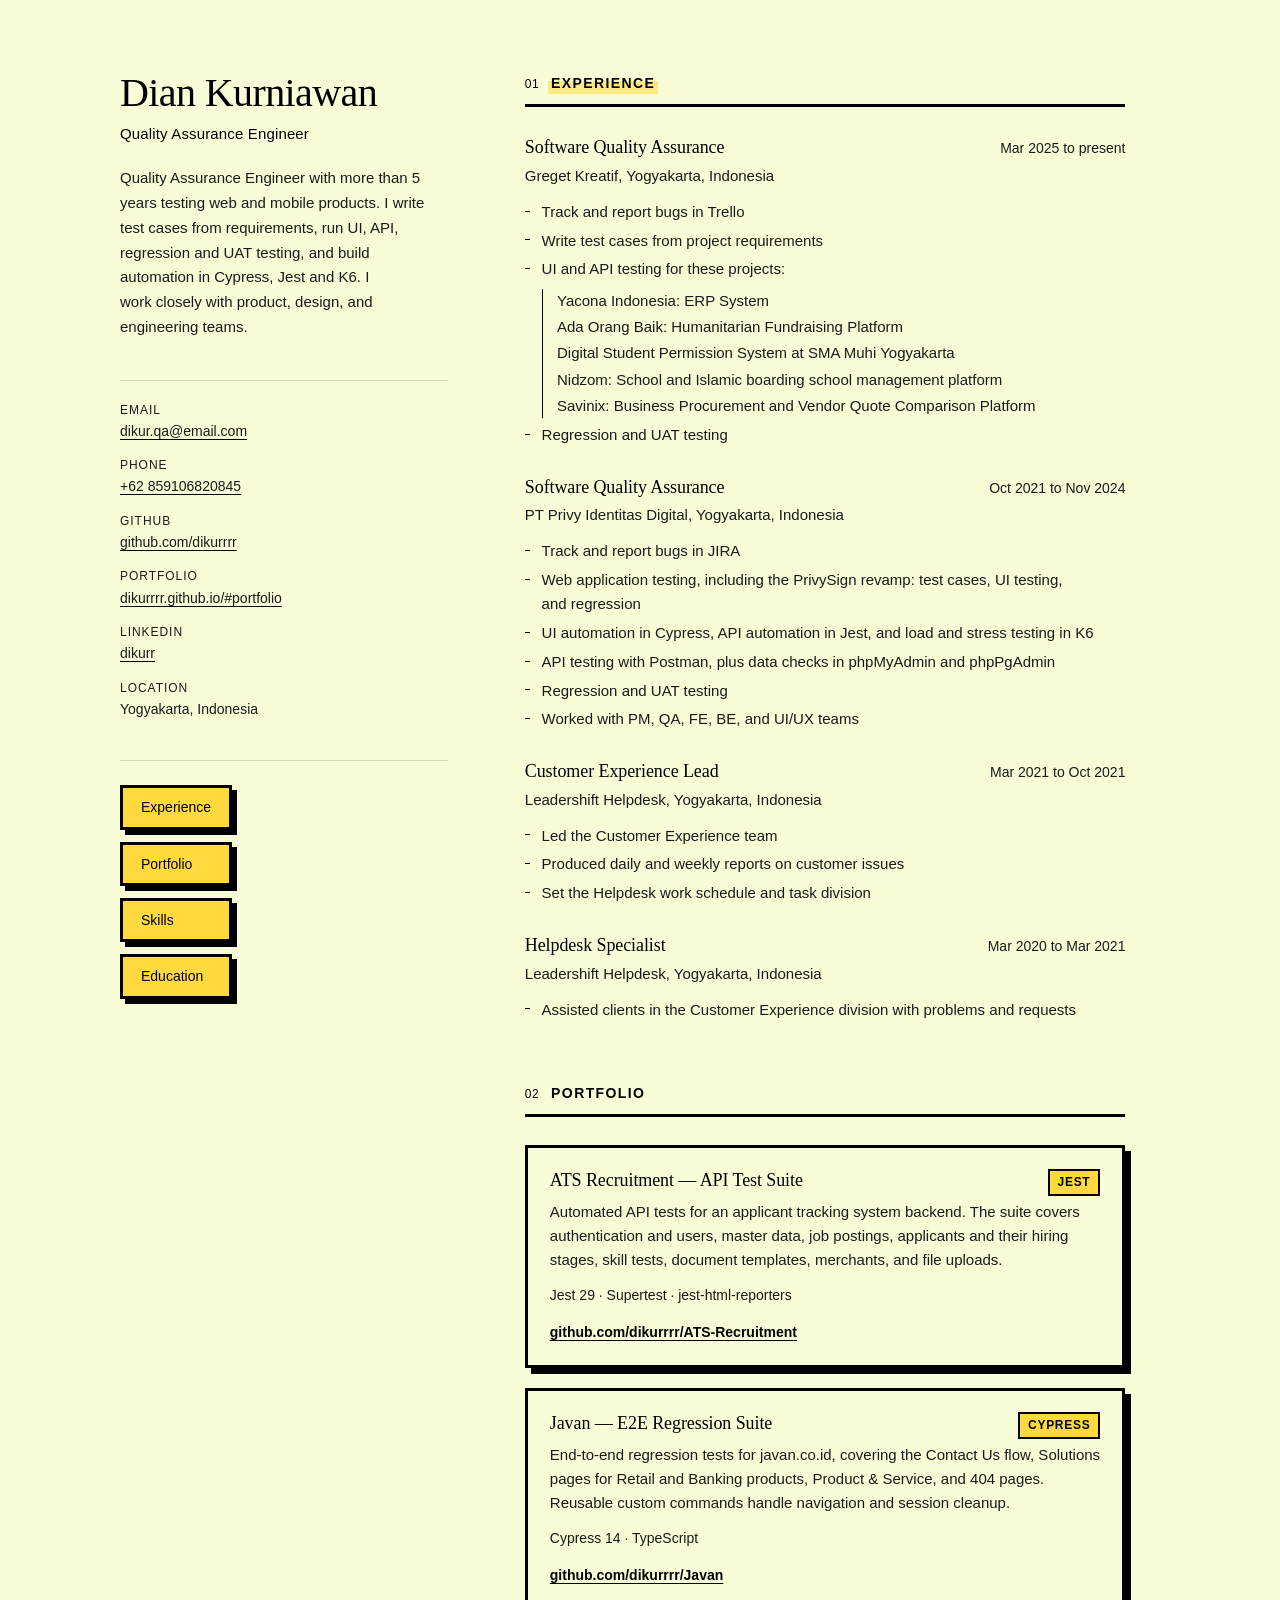
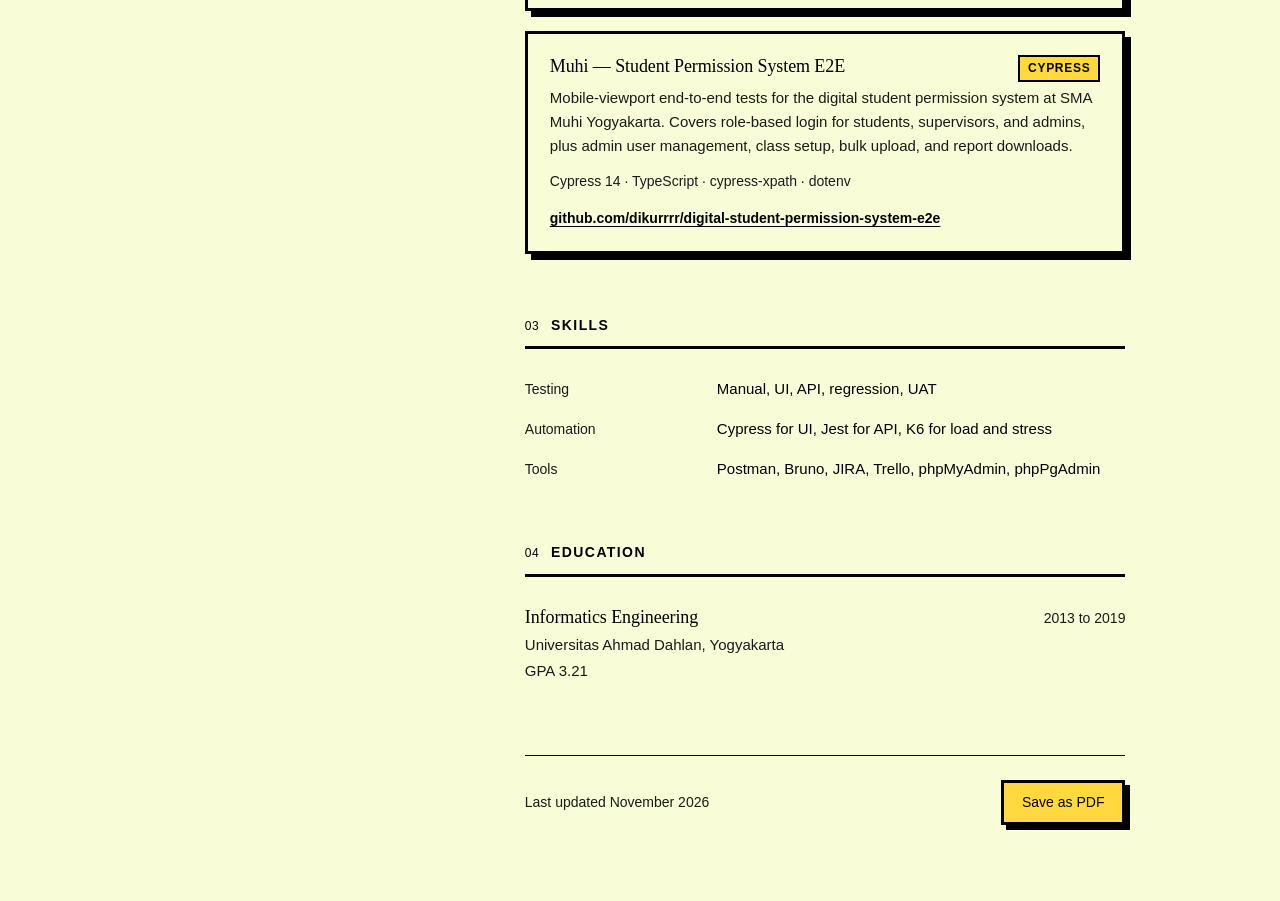
<file: index.html>
<!DOCTYPE html>
<html lang="en">
<head>
<meta charset="utf-8">
<meta name="viewport" content="width=device-width, initial-scale=1">
<title>Dian Kurniawan | Quality Assurance Engineer</title>
<meta name="description" content="Curriculum vitae of Dian Kurniawan, Quality Assurance Engineer in Yogyakarta. Manual, API, UI, regression and UAT testing, plus automation in Cypress, Jest and K6.">
<meta name="theme-color" content="#f8fdd8">
<meta property="og:type" content="profile">
<meta property="og:title" content="Dian Kurniawan | Quality Assurance Engineer">
<meta property="og:description" content="Curriculum vitae of Dian Kurniawan, Quality Assurance Engineer in Yogyakarta. Manual, API, UI, regression and UAT testing, plus automation in Cypress, Jest and K6.">
<meta property="og:url" content="https://dikurrrr.github.io/">
<meta name="twitter:card" content="summary">
<link rel="icon" href="favicon.svg" type="image/svg+xml">
<link rel="stylesheet" href="styles.css">
</head>
<body>
<a class="skip" href="#main">Skip to content</a>
<div class="page">

  <aside class="rail">
    <header class="identity">
      <h1>Dian Kurniawan</h1>
      <p class="role">Quality Assurance Engineer</p>
      <p class="summary">Quality Assurance Engineer with more than 5 years testing web and mobile products. I write test cases from requirements, run UI, API, regression and UAT testing, and build automation in Cypress, Jest and K6. I work closely with product, design, and engineering teams.</p>
    </header>

    <ul class="contact">
      <li><span class="label">Email</span> <a href="mailto:dikur.qa@email.com">dikur.qa@email.com</a></li>
      <li><span class="label">Phone</span> <a href="https://wa.me/62859106820845">+62 859106820845</a></li>
      <li><span class="label">GitHub</span> <a href="https://github.com/dikurrrr">github.com/dikurrrr</a></li>
      <li><span class="label">Portfolio</span> <a href="https://dikurrrr.github.io/#portfolio">dikurrrr.github.io/#portfolio</a></li>
      <li><span class="label">LinkedIn</span> <a href="https://www.linkedin.com/in/dikurr/">dikurr</a></li>
      <li><span class="label">Location</span> Yogyakarta, Indonesia</li>
    </ul>

    <nav class="jump" aria-label="Sections">
      <a href="#experience">Experience</a>
      <a href="#portfolio">Portfolio</a>
      <a href="#skills">Skills</a>
      <a href="#education">Education</a>
    </nav>
  </aside>

  <main id="main">

    <section aria-labelledby="experience">
      <h2 id="experience"><span class="num">01</span> <span class="label">Experience</span></h2>

      <article class="entry">
        <div class="entry-head">
          <h3>Software Quality Assurance</h3>
          <p class="dates">Mar 2025 to present</p>
        </div>
        <p class="meta">Greget Kreatif, Yogyakarta, Indonesia</p>
        <ul class="bullets">
          <li>Track and report bugs in Trello</li>
          <li>Write test cases from project requirements</li>
          <li>UI and API testing for these projects:
            <ul class="sublist">
              <li>Yacona Indonesia: ERP System</li>
              <li>Ada Orang Baik: Humanitarian Fundraising Platform</li>
              <li>Digital Student Permission System at SMA Muhi Yogyakarta</li>
              <li>Nidzom: School and Islamic boarding school management platform</li>
              <li>Savinix: Business Procurement and Vendor Quote Comparison Platform</li>
            </ul>
          </li>
          <li>Regression and UAT testing</li>
          <!--<li>Build UI and API automation</li>-->
        </ul>
      </article>

      <article class="entry">
        <div class="entry-head">
          <h3>Software Quality Assurance</h3>
          <p class="dates">Oct 2021 to Nov 2024</p>
        </div>
        <p class="meta">PT Privy Identitas Digital, Yogyakarta, Indonesia</p>
        <ul class="bullets">
          <li>Track and report bugs in JIRA</li>
          <li>Web application testing, including the PrivySign revamp: test cases, UI testing, and regression</li>
          <li>UI automation in Cypress, API automation in Jest, and load and stress testing in K6</li>
          <li>API testing with Postman, plus data checks in phpMyAdmin and phpPgAdmin</li>
          <li>Regression and UAT testing</li>
          <li>Worked with PM, QA, FE, BE, and UI/UX teams</li>
        </ul>
      </article>

      <article class="entry">
        <div class="entry-head">
          <h3>Customer Experience Lead</h3>
          <p class="dates">Mar 2021 to Oct 2021</p>
        </div>
        <p class="meta">Leadershift Helpdesk, Yogyakarta, Indonesia</p>
        <ul class="bullets">
          <li>Led the Customer Experience team</li>
          <li>Produced daily and weekly reports on customer issues</li>
          <li>Set the Helpdesk work schedule and task division</li>
        </ul>
      </article>

      <article class="entry">
        <div class="entry-head">
          <h3>Helpdesk Specialist</h3>
          <p class="dates">Mar 2020 to Mar 2021</p>
        </div>
        <p class="meta">Leadershift Helpdesk, Yogyakarta, Indonesia</p>
        <ul class="bullets">
          <li>Assisted clients in the Customer Experience division with problems and requests</li>
        </ul>
      </article>
    </section>

    <section aria-labelledby="portfolio">
      <h2 id="portfolio"><span class="num">02</span> <span class="label">Portfolio</span></h2>

      <div class="projects">
        <article class="project">
          <div class="entry-head">
            <h3>ATS Recruitment — API Test Suite</h3>
            <p class="tag">Jest</p>
          </div>
          <p class="meta">Automated API tests for an applicant tracking system backend. The suite covers authentication and users, master data, job postings, applicants and their hiring stages, skill tests, document templates, merchants, and file uploads.</p>
          <p class="stack">Jest 29 · Supertest · jest-html-reporters</p>
          <p class="link-row"><a href="https://github.com/dikurrrr/ATS-Recruitment">github.com/dikurrrr/ATS-Recruitment</a></p>
        </article>

        <article class="project">
          <div class="entry-head">
            <h3>Javan — E2E Regression Suite</h3>
            <p class="tag">Cypress</p>
          </div>
          <p class="meta">End-to-end regression tests for javan.co.id, covering the Contact Us flow, Solutions pages for Retail and Banking products, Product &amp; Service, and 404 pages. Reusable custom commands handle navigation and session cleanup.</p>
          <p class="stack">Cypress 14 · TypeScript</p>
          <p class="link-row"><a href="https://github.com/dikurrrr/Javan">github.com/dikurrrr/Javan</a></p>
        </article>

        <article class="project">
          <div class="entry-head">
            <h3>Muhi — Student Permission System E2E</h3>
            <p class="tag">Cypress</p>
          </div>
          <p class="meta">Mobile-viewport end-to-end tests for the digital student permission system at SMA Muhi Yogyakarta. Covers role-based login for students, supervisors, and admins, plus admin user management, class setup, bulk upload, and report downloads.</p>
          <p class="stack">Cypress 14 · TypeScript · cypress-xpath · dotenv</p>
          <p class="link-row"><a href="https://github.com/dikurrrr/digital-student-permission-system-e2e">github.com/dikurrrr/digital-student-permission-system-e2e</a></p>
        </article>
      </div>
    </section>

    <section aria-labelledby="skills">
      <h2 id="skills"><span class="num">03</span> <span class="label">Skills</span></h2>
      <dl class="skills">
        <div>
          <dt>Testing</dt>
          <dd>Manual, UI, API, regression, UAT</dd>
        </div>
        <div>
          <dt>Automation</dt>
          <dd>Cypress for UI, Jest for API, K6 for load and stress</dd>
        </div>
        <div>
          <dt>Tools</dt>
          <dd>Postman, Bruno, JIRA, Trello, phpMyAdmin, phpPgAdmin</dd>
        </div>
      </dl>
    </section>

    <section aria-labelledby="education">
      <h2 id="education"><span class="num">04</span> <span class="label">Education</span></h2>
      <article class="entry">
        <div class="entry-head">
          <h3>Informatics Engineering</h3>
          <p class="dates">2013 to 2019</p>
        </div>
        <p class="meta">Universitas Ahmad Dahlan, Yogyakarta</p>
        <p class="meta">GPA 3.21</p>
      </article>
    </section>

    <footer class="colophon">
      <p>Last updated November 2026</p>
      <button type="button" class="print" id="print-cv">Save as PDF</button>
    </footer>

  </main>
</div>

<script src="print.js" defer></script>
</body>
</html>
</file>
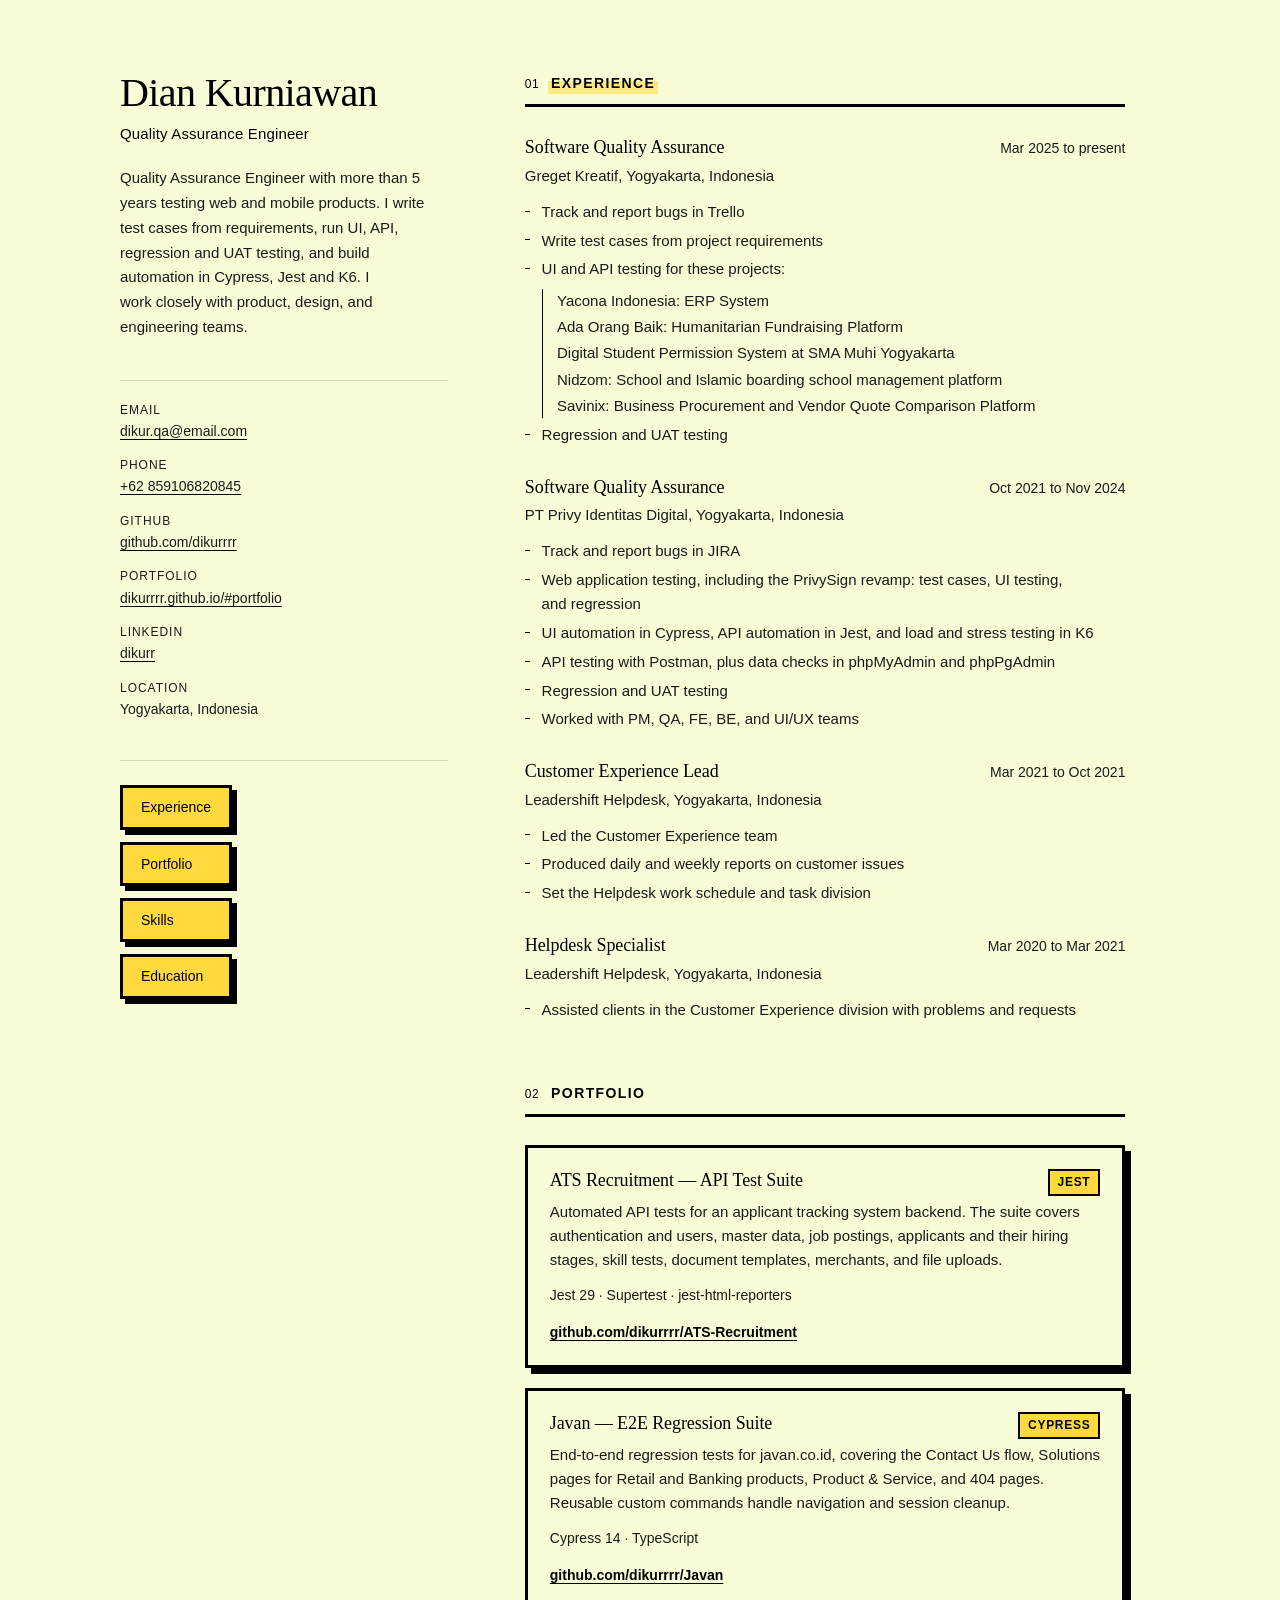
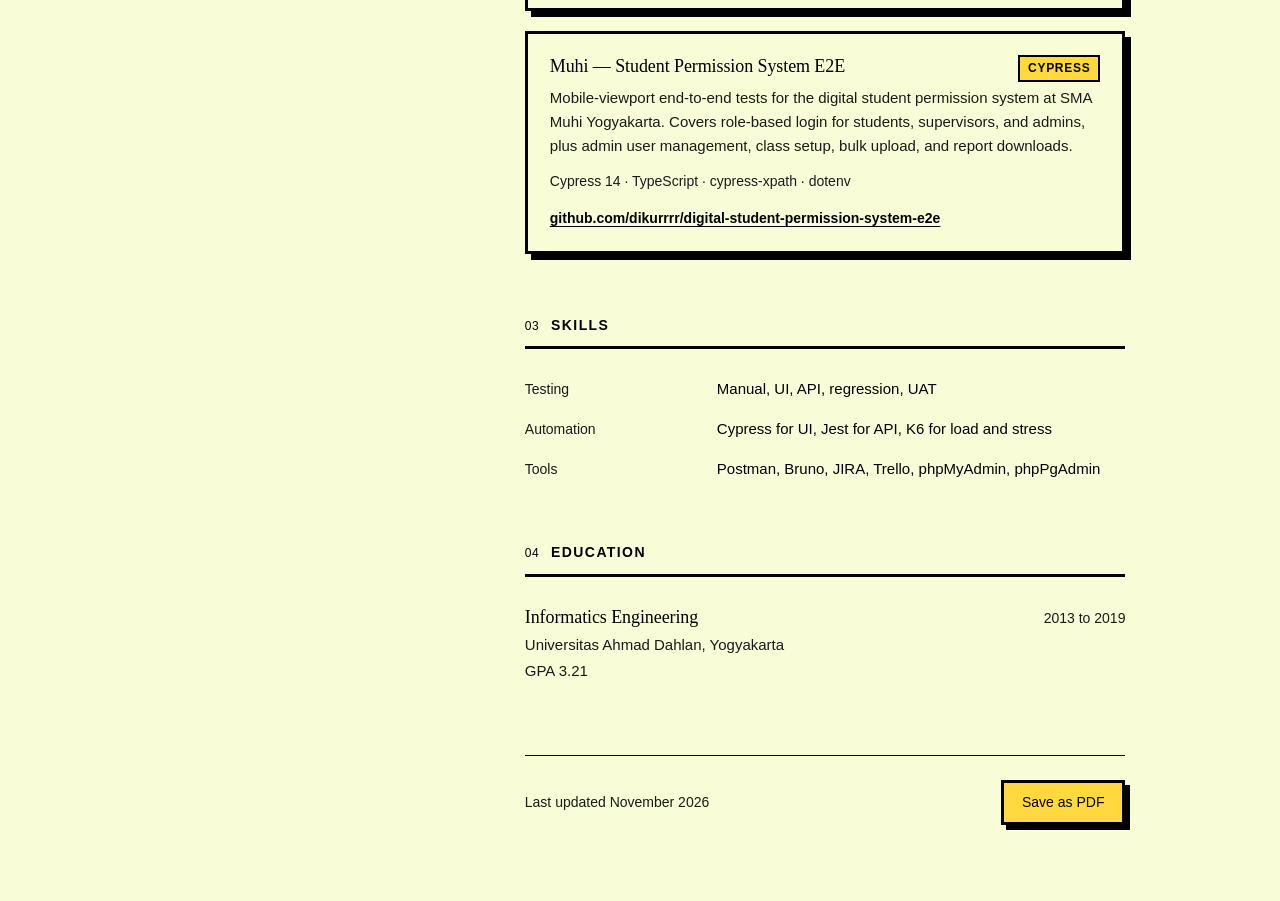
<file: cv-standalone.html>
<!DOCTYPE html>
<html lang="en">
<head>
<meta charset="utf-8">
<meta name="viewport" content="width=device-width, initial-scale=1">
<title>Dian Kurniawan | Quality Assurance Engineer</title>
<meta name="description" content="Curriculum vitae of Dian Kurniawan, Quality Assurance Engineer in Yogyakarta. Manual, API, UI, regression and UAT testing, plus automation in Cypress, Jest and K6.">
<meta name="theme-color" content="#f8fdd8">
<meta property="og:type" content="profile">
<meta property="og:title" content="Dian Kurniawan | Quality Assurance Engineer">
<meta property="og:description" content="Curriculum vitae of Dian Kurniawan, Quality Assurance Engineer in Yogyakarta. Manual, API, UI, regression and UAT testing, plus automation in Cypress, Jest and K6.">
<meta property="og:url" content="https://dikurrrr.github.io/">
<meta name="twitter:card" content="summary">
<link rel="icon" href="favicon.svg" type="image/svg+xml">
<style>
:root {
  color-scheme: light;

  --paper: #f8fdd8;
  --ink: #000000;
  --ink-soft: #1a1a1a;
  --rule: #000000;
  --rule-strong: #000000;
  --control-line: #000000;
  --accent: #ffd93d;

  --serif: "Iowan Old Style", "Palatino Linotype", Palatino, "Book Antiqua", Georgia, ui-serif, serif;
  --sans: -apple-system, BlinkMacSystemFont, "Segoe UI", Roboto, "Helvetica Neue", Arial, ui-sans-serif, sans-serif;

  /* Type scale: five sizes, 1.2 steps. */
  --text-xs: 0.75rem;
  --text-sm: 0.875rem;
  --text-md: 0.9375rem;
  --text-lg: 1.125rem;
  --text-display: clamp(2rem, 4.5vw, 2.5rem);
}

*,
*::before,
*::after {
  box-sizing: border-box;
}

html {
  -webkit-text-size-adjust: 100%;
  scroll-behavior: smooth;
}

@media (prefers-reduced-motion: reduce) {
  html {
    scroll-behavior: auto;
  }
}

body {
  margin: 0;
  background: var(--paper);
  color: var(--ink);
  font-family: var(--sans);
  font-size: var(--text-md);
  line-height: 1.6;
  -webkit-font-smoothing: antialiased;
  overflow-wrap: break-word;
}

h1,
h2,
h3 {
  text-wrap: balance;
}

p,
li,
dd {
  text-wrap: pretty;
}

a {
  color: inherit;
  cursor: pointer;
  text-decoration-line: underline;
  text-decoration-thickness: 1px;
  text-underline-offset: 3px;
  text-decoration-color: var(--control-line);
}

a:hover {
  text-decoration-thickness: 2px;
  text-decoration-color: var(--ink);
}

:focus-visible {
  outline: 2px solid var(--ink);
  outline-offset: 3px;
  border-radius: 1px;
}

::selection {
  background: var(--accent);
  color: var(--ink);
}

.skip {
  position: absolute;
  left: 1rem;
  top: 1rem;
  z-index: 10;
  background: var(--ink);
  color: var(--paper);
  padding: 0.75rem 1rem;
  text-decoration: none;
  clip-path: inset(50%);
  white-space: nowrap;
}

.skip:focus {
  clip-path: none;
}

/* Layout: a document column beside a sticky rail, like a printed CV. */
.page {
  display: grid;
  grid-template-columns: minmax(0, 1fr);
  gap: clamp(2.25rem, 5vw, 3rem);
  max-width: 1120px;
  margin: 0 auto;
  padding: clamp(2rem, 6vw, 4.5rem) clamp(1.25rem, 4vw, 2.5rem) clamp(2.5rem, 6vw, 5rem);
}

@media (min-width: 880px) {
  .page {
    grid-template-columns: minmax(0, 20.5rem) minmax(0, 1fr);
    gap: clamp(2.5rem, 6vw, 5.5rem);
  }

  .rail {
    position: sticky;
    top: clamp(2rem, 6vh, 3.5rem);
    align-self: start;
  }
}

.rail {
  min-width: 0;
}

h1 {
  margin: 0;
  font-family: var(--serif);
  font-size: var(--text-display);
  font-weight: 400;
  line-height: 1.06;
  letter-spacing: -0.015em;
}

.role {
  margin: 0.5rem 0 0;
  font-size: var(--text-md);
  color: var(--ink);
  letter-spacing: 0.01em;
}

.summary {
  margin: 1.25rem 0 0;
  color: var(--ink-soft);
  font-size: var(--text-md);
  line-height: 1.65;
  max-width: 38ch;
}

.contact {
  margin: 2.5rem 0 0;
  padding: 1.25rem 0 0;
  border-top: 1px solid rgba(0, 0, 0, 0.14);
  list-style: none;
  display: grid;
  gap: 0.875rem;
  font-size: var(--text-sm);
  color: var(--ink-soft);
}

.contact .label {
  display: block;
  font-size: var(--text-xs);
  letter-spacing: 0.08em;
  text-transform: uppercase;
  color: var(--ink-soft);
}

.jump {
  display: grid;
  grid-template-columns: max-content;
  gap: 0.75rem;
  margin-top: 2.5rem;
  padding-top: 1.5rem;
  border-top: 1px solid rgba(0, 0, 0, 0.14);
  font-size: var(--text-sm);
}

.jump a {
  display: flex;
  align-items: center;
  min-height: 44px;
  padding: 0.5rem 1.125rem;
  background: var(--accent);
  border: 3px solid var(--ink);
  box-shadow: 5px 5px 0 var(--ink);
  color: var(--ink);
  text-decoration: none;
  transition: border-color 140ms ease, color 140ms ease;
}

.jump a:hover {
  transform: translate(2px, 2px);
  box-shadow: 3px 3px 0 var(--ink);
}

.jump a:active {
  transform: translate(5px, 5px);
  box-shadow: none;
}

main {
  min-width: 0;
  max-width: 72ch;
}

section {
  margin-bottom: clamp(2.5rem, 5vw, 3.75rem);
}

h2 {
  display: flex;
  align-items: baseline;
  gap: 0.75rem;
  margin: 0 0 1.75rem;
  padding-bottom: 0.625rem;
  border-bottom: 3px solid var(--ink);
  scroll-margin-top: 2rem;
  font-size: var(--text-sm);
  font-weight: 600;
  text-transform: uppercase;
  letter-spacing: 0.1em;
}

h2 .label {
  padding: 0 0.2em;
  margin: 0 -0.2em;
}

h2.is-active .label {
  background-image: linear-gradient(to top, rgba(255, 217, 61, 0.55) 0 60%, transparent 60%);
}

.num {
  font-size: var(--text-xs);
  font-weight: 500;
  color: var(--ink);
  font-variant-numeric: tabular-nums;
  letter-spacing: 0.04em;
}

.entry + .entry {
  margin-top: 1.75rem;
}

.entry-head {
  display: flex;
  flex-wrap: wrap;
  align-items: baseline;
  justify-content: space-between;
  gap: 0.125rem 1.25rem;
}

h3 {
  margin: 0;
  font-family: var(--serif);
  font-size: var(--text-lg);
  font-weight: 500;
  line-height: 1.35;
  letter-spacing: -0.005em;
}

.dates {
  margin: 0;
  font-size: var(--text-sm);
  color: var(--ink-soft);
  font-variant-numeric: tabular-nums;
  white-space: nowrap;
}

.meta {
  margin: 0.25rem 0 0;
  font-size: var(--text-md);
  color: var(--ink-soft);
}

.meta + .meta {
  margin-top: 0.125rem;
}

.bullets {
  margin: 0.75rem 0 0;
  padding-left: 0;
  list-style: none;
  color: var(--ink-soft);
  font-size: var(--text-md);
}

.bullets > li {
  position: relative;
  padding-left: 1.05rem;
}

.bullets > li::before {
  content: "";
  position: absolute;
  left: 0;
  top: 0.72em;
  width: 5px;
  height: 1px;
  background: var(--rule-strong);
}

.bullets li + li {
  margin-top: 0.3rem;
}

/* Nested project list: the hairline groups the projects under their parent bullet,
   so the reader sees one action followed by what it covers. */
.sublist {
  margin: 0.45rem 0 0.1rem;
  padding-left: 0.9rem;
  border-left: 1px solid var(--rule);
  list-style: none;
  display: grid;
  gap: 0.15rem;
}

.sublist li + li {
  margin-top: 0;
}

/* Portfolio: project cards sit on the same paper, raised with the same
   hard shadow as the nav controls so they read as a distinct set. */
.projects {
  display: grid;
  gap: 1.25rem;
}

.project {
  padding: 1.25rem 1.375rem 1.375rem;
  background: var(--paper);
  border: 3px solid var(--ink);
  box-shadow: 6px 6px 0 var(--ink);
  transition: transform 140ms ease, box-shadow 140ms ease;
}

.project:hover {
  transform: translate(2px, 2px);
  box-shadow: 4px 4px 0 var(--ink);
}

.tag {
  margin: 0;
  padding: 0.125rem 0.5rem;
  border: 2px solid var(--ink);
  background: var(--accent);
  font-size: var(--text-xs);
  font-weight: 600;
  letter-spacing: 0.06em;
  text-transform: uppercase;
  white-space: nowrap;
}

.stack {
  margin: 0.75rem 0 0;
  font-size: var(--text-sm);
  color: var(--ink-soft);
}

.link-row {
  margin: 0.875rem 0 0;
  font-size: var(--text-sm);
  font-weight: 600;
}

@media (prefers-reduced-motion: reduce) {
  .project {
    transition: none;
  }

  .project:hover {
    transform: none;
    box-shadow: 6px 6px 0 var(--ink);
  }
}

.skills {
  margin: 0;
  display: grid;
  gap: 1rem;
}

.skills div {
  display: grid;
  grid-template-columns: minmax(0, 10.5rem) minmax(0, 1fr);
  gap: 0.25rem 1.5rem;
  align-items: baseline;
}

.skills dt {
  font-size: var(--text-sm);
  color: var(--ink-soft);
}

.skills dd {
  margin: 0;
  font-size: var(--text-md);
}

@media (max-width: 520px) {
  .skills div {
    grid-template-columns: minmax(0, 1fr);
    gap: 0.125rem;
  }
}

.colophon {
  display: flex;
  flex-wrap: wrap;
  align-items: center;
  justify-content: space-between;
  gap: 1rem;
  margin-top: clamp(3rem, 6vw, 4.5rem);
  padding-top: 1.5rem;
  border-top: 1px solid var(--rule);
  font-size: var(--text-sm);
  color: var(--ink-soft);
}

.colophon p {
  margin: 0;
}

.print {
  appearance: none;
  background: var(--accent);
  border: 3px solid var(--ink);
  border-radius: 0;
  box-shadow: 5px 5px 0 var(--ink);
  color: var(--ink);
  cursor: pointer;
  font: inherit;
  font-size: var(--text-sm);
  min-height: 44px;
  padding: 0.5rem 1.125rem;
  transition: border-color 140ms ease, color 140ms ease;
}

.print:hover {
  transform: translate(2px, 2px);
  box-shadow: 3px 3px 0 var(--ink);
}

.print:active {
  transform: translate(5px, 5px);
  box-shadow: none;
}

@media (prefers-reduced-motion: reduce) {
  .print {
    transition: none;
  }
}

@media print {
  :root {
    --paper: #ffffff;
    --ink: #000000;
    --ink-soft: #1f1f1f;
    --rule: #b3b3b3;
    --rule-strong: #8a8a8a;

    /* rem resolves against html, so print sizes are set here in pt.
       --accent stays yellow on purpose. */
    --text-xs: 7.5pt;
    --text-sm: 8.5pt;
    --text-md: 9.5pt;
    --text-lg: 11pt;
    --text-display: 20pt;
  }

  @page {
    margin: 15mm 16mm;
  }

  body {
    font-size: var(--text-md);
    line-height: 1.45;
  }

  .page {
    display: block;
    max-width: none;
    padding: 0;
  }

  main {
    max-width: none;
  }

  .rail {
    position: static;
    margin-bottom: 0.875rem;
  }

  .summary {
    max-width: none;
    margin-top: 0.875rem;
    line-height: 1.5;
  }

  .jump,
  .print,
  .skip,
  .stack {
    display: none;
  }

  .contact {
    grid-template-columns: repeat(2, minmax(0, 1fr));
    gap: 0.4rem 1.5rem;
    margin-top: 1.5rem;
    padding-top: 0.75rem;
  }

  section {
    margin-bottom: 1rem;
  }

  .entry,
  .project,
  .skills div,
  h2 {
    break-inside: avoid;
  }

  .project {
    padding: 0 0 0.5rem;
    border: 0;
    border-bottom: 1px solid var(--rule);
    box-shadow: none;
  }

  .project:hover {
    transform: none;
    box-shadow: none;
  }

  .tag {
    border: 1px solid var(--rule-strong);
  }

  .projects {
    gap: 0.75rem;
  }

  .entry + .entry {
    margin-top: 0.875rem;
  }

  .bullets > li + li {
    margin-top: 0.2rem;
  }

  h2 {
    margin-bottom: 0.625rem;
    border-bottom-width: 1px;
    break-after: avoid;
  }

  .colophon {
    margin-top: 2rem;
    padding-top: 1rem;
  }

  p {
    orphans: 2;
    widows: 2;
  }

  a {
    text-decoration: none;
  }

  :focus {
    outline: none;
  }
}
</style>
</head>
<body>
<a class="skip" href="#main">Skip to content</a>
<div class="page">

  <aside class="rail">
    <header class="identity">
      <h1>Dian Kurniawan</h1>
      <p class="role">Quality Assurance Engineer</p>
      <p class="summary">Quality Assurance Engineer with more than 5 years testing web and mobile products. I write test cases from requirements, run UI, API, regression and UAT testing, and build automation in Cypress, Jest and K6. I work closely with product, design, and engineering teams.</p>
    </header>

    <ul class="contact">
      <li><span class="label">Email</span> <a href="mailto:dikur.qa@email.com">dikur.qa@email.com</a></li>
      <li><span class="label">Phone</span> <a href="https://wa.me/62859106820845">+62 859106820845</a></li>
      <li><span class="label">GitHub</span> <a href="https://github.com/dikurrrr">github.com/dikurrrr</a></li>
      <li><span class="label">Portfolio</span> <a href="https://dikurrrr.github.io/#portfolio">dikurrrr.github.io/#portfolio</a></li>
      <li><span class="label">LinkedIn</span> <a href="https://www.linkedin.com/in/dikurr/">dikurr</a></li>
      <li><span class="label">Location</span> Yogyakarta, Indonesia</li>
    </ul>

    <nav class="jump" aria-label="Sections">
      <a href="#experience">Experience</a>
      <a href="#portfolio">Portfolio</a>
      <a href="#skills">Skills</a>
      <a href="#education">Education</a>
    </nav>
  </aside>

  <main id="main">

    <section aria-labelledby="experience">
      <h2 id="experience"><span class="num">01</span> <span class="label">Experience</span></h2>

      <article class="entry">
        <div class="entry-head">
          <h3>Software Quality Assurance</h3>
          <p class="dates">Mar 2025 to present</p>
        </div>
        <p class="meta">Greget Kreatif, Yogyakarta, Indonesia</p>
        <ul class="bullets">
          <li>Track and report bugs in Trello</li>
          <li>Write test cases from project requirements</li>
          <li>UI and API testing for these projects:
            <ul class="sublist">
              <li>Yacona Indonesia: ERP System</li>
              <li>Ada Orang Baik: Humanitarian Fundraising Platform</li>
              <li>Digital Student Permission System at SMA Muhi Yogyakarta</li>
              <li>Nidzom: School and Islamic boarding school management platform</li>
              <li>Savinix: Business Procurement and Vendor Quote Comparison Platform</li>
            </ul>
          </li>
          <li>Regression and UAT testing</li>
          <!--<li>Build UI and API automation</li>-->
        </ul>
      </article>

      <article class="entry">
        <div class="entry-head">
          <h3>Software Quality Assurance</h3>
          <p class="dates">Oct 2021 to Nov 2024</p>
        </div>
        <p class="meta">PT Privy Identitas Digital, Yogyakarta, Indonesia</p>
        <ul class="bullets">
          <li>Track and report bugs in JIRA</li>
          <li>Web application testing, including the PrivySign revamp: test cases, UI testing, and regression</li>
          <li>UI automation in Cypress, API automation in Jest, and load and stress testing in K6</li>
          <li>API testing with Postman, plus data checks in phpMyAdmin and phpPgAdmin</li>
          <li>Regression and UAT testing</li>
          <li>Worked with PM, QA, FE, BE, and UI/UX teams</li>
        </ul>
      </article>

      <article class="entry">
        <div class="entry-head">
          <h3>Customer Experience Lead</h3>
          <p class="dates">Mar 2021 to Oct 2021</p>
        </div>
        <p class="meta">Leadershift Helpdesk, Yogyakarta, Indonesia</p>
        <ul class="bullets">
          <li>Led the Customer Experience team</li>
          <li>Produced daily and weekly reports on customer issues</li>
          <li>Set the Helpdesk work schedule and task division</li>
        </ul>
      </article>

      <article class="entry">
        <div class="entry-head">
          <h3>Helpdesk Specialist</h3>
          <p class="dates">Mar 2020 to Mar 2021</p>
        </div>
        <p class="meta">Leadershift Helpdesk, Yogyakarta, Indonesia</p>
        <ul class="bullets">
          <li>Assisted clients in the Customer Experience division with problems and requests</li>
        </ul>
      </article>
    </section>

    <section aria-labelledby="portfolio">
      <h2 id="portfolio"><span class="num">02</span> <span class="label">Portfolio</span></h2>

      <div class="projects">
        <article class="project">
          <div class="entry-head">
            <h3>ATS Recruitment — API Test Suite</h3>
            <p class="tag">Jest</p>
          </div>
          <p class="meta">Automated API tests for an applicant tracking system backend. The suite covers authentication and users, master data, job postings, applicants and their hiring stages, skill tests, document templates, merchants, and file uploads.</p>
          <p class="stack">Jest 29 · Supertest · jest-html-reporters</p>
          <p class="link-row"><a href="https://github.com/dikurrrr/ATS-Recruitment">github.com/dikurrrr/ATS-Recruitment</a></p>
        </article>

        <article class="project">
          <div class="entry-head">
            <h3>Javan — E2E Regression Suite</h3>
            <p class="tag">Cypress</p>
          </div>
          <p class="meta">End-to-end regression tests for javan.co.id, covering the Contact Us flow, Solutions pages for Retail and Banking products, Product &amp; Service, and 404 pages. Reusable custom commands handle navigation and session cleanup.</p>
          <p class="stack">Cypress 14 · TypeScript</p>
          <p class="link-row"><a href="https://github.com/dikurrrr/Javan">github.com/dikurrrr/Javan</a></p>
        </article>

        <article class="project">
          <div class="entry-head">
            <h3>Muhi — Student Permission System E2E</h3>
            <p class="tag">Cypress</p>
          </div>
          <p class="meta">Mobile-viewport end-to-end tests for the digital student permission system at SMA Muhi Yogyakarta. Covers role-based login for students, supervisors, and admins, plus admin user management, class setup, bulk upload, and report downloads.</p>
          <p class="stack">Cypress 14 · TypeScript · cypress-xpath · dotenv</p>
          <p class="link-row"><a href="https://github.com/dikurrrr/digital-student-permission-system-e2e">github.com/dikurrrr/digital-student-permission-system-e2e</a></p>
        </article>
      </div>
    </section>

    <section aria-labelledby="skills">
      <h2 id="skills"><span class="num">03</span> <span class="label">Skills</span></h2>
      <dl class="skills">
        <div>
          <dt>Testing</dt>
          <dd>Manual, UI, API, regression, UAT</dd>
        </div>
        <div>
          <dt>Automation</dt>
          <dd>Cypress for UI, Jest for API, K6 for load and stress</dd>
        </div>
        <div>
          <dt>Tools</dt>
          <dd>Postman, Bruno, JIRA, Trello, phpMyAdmin, phpPgAdmin</dd>
        </div>
      </dl>
    </section>

    <section aria-labelledby="education">
      <h2 id="education"><span class="num">04</span> <span class="label">Education</span></h2>
      <article class="entry">
        <div class="entry-head">
          <h3>Informatics Engineering</h3>
          <p class="dates">2013 to 2019</p>
        </div>
        <p class="meta">Universitas Ahmad Dahlan, Yogyakarta</p>
        <p class="meta">GPA 3.21</p>
      </article>
    </section>

    <footer class="colophon">
      <p>Last updated November 2026</p>
      <button type="button" class="print" id="print-cv">Save as PDF</button>
    </footer>

  </main>
</div>

<script>
const printButton = document.getElementById("print-cv");

if (printButton) {
  printButton.addEventListener("click", () => window.print());
}

const sectionHeadings = [...document.querySelectorAll("main h2[id]")];

if (sectionHeadings.length) {
  const setActive = (active) => {
    for (const heading of sectionHeadings) {
      heading.classList.toggle("is-active", heading === active);
    }
  };

  const update = () => {
    let current = sectionHeadings[0];
    for (const heading of sectionHeadings) {
      if (heading.getBoundingClientRect().top <= 140) current = heading;
    }

    const atBottom =
      window.innerHeight + window.scrollY >=
      document.documentElement.scrollHeight - 2;

    if (atBottom) current = sectionHeadings[sectionHeadings.length - 1];

    setActive(current);
  };

  let locked = false;

  for (const link of document.querySelectorAll('.jump a[href^="#"]')) {
    link.addEventListener("click", () => {
      const target = document.querySelector(link.getAttribute("href"));
      if (!target) return;

      locked = true;
      setActive(target);
      window.setTimeout(() => {
        locked = false;
      }, 800);
    });
  }

  window.addEventListener(
    "scroll",
    () => {
      if (!locked) update();
    },
    { passive: true }
  );

  update();
}
</script>
</body>
</html>
</file>
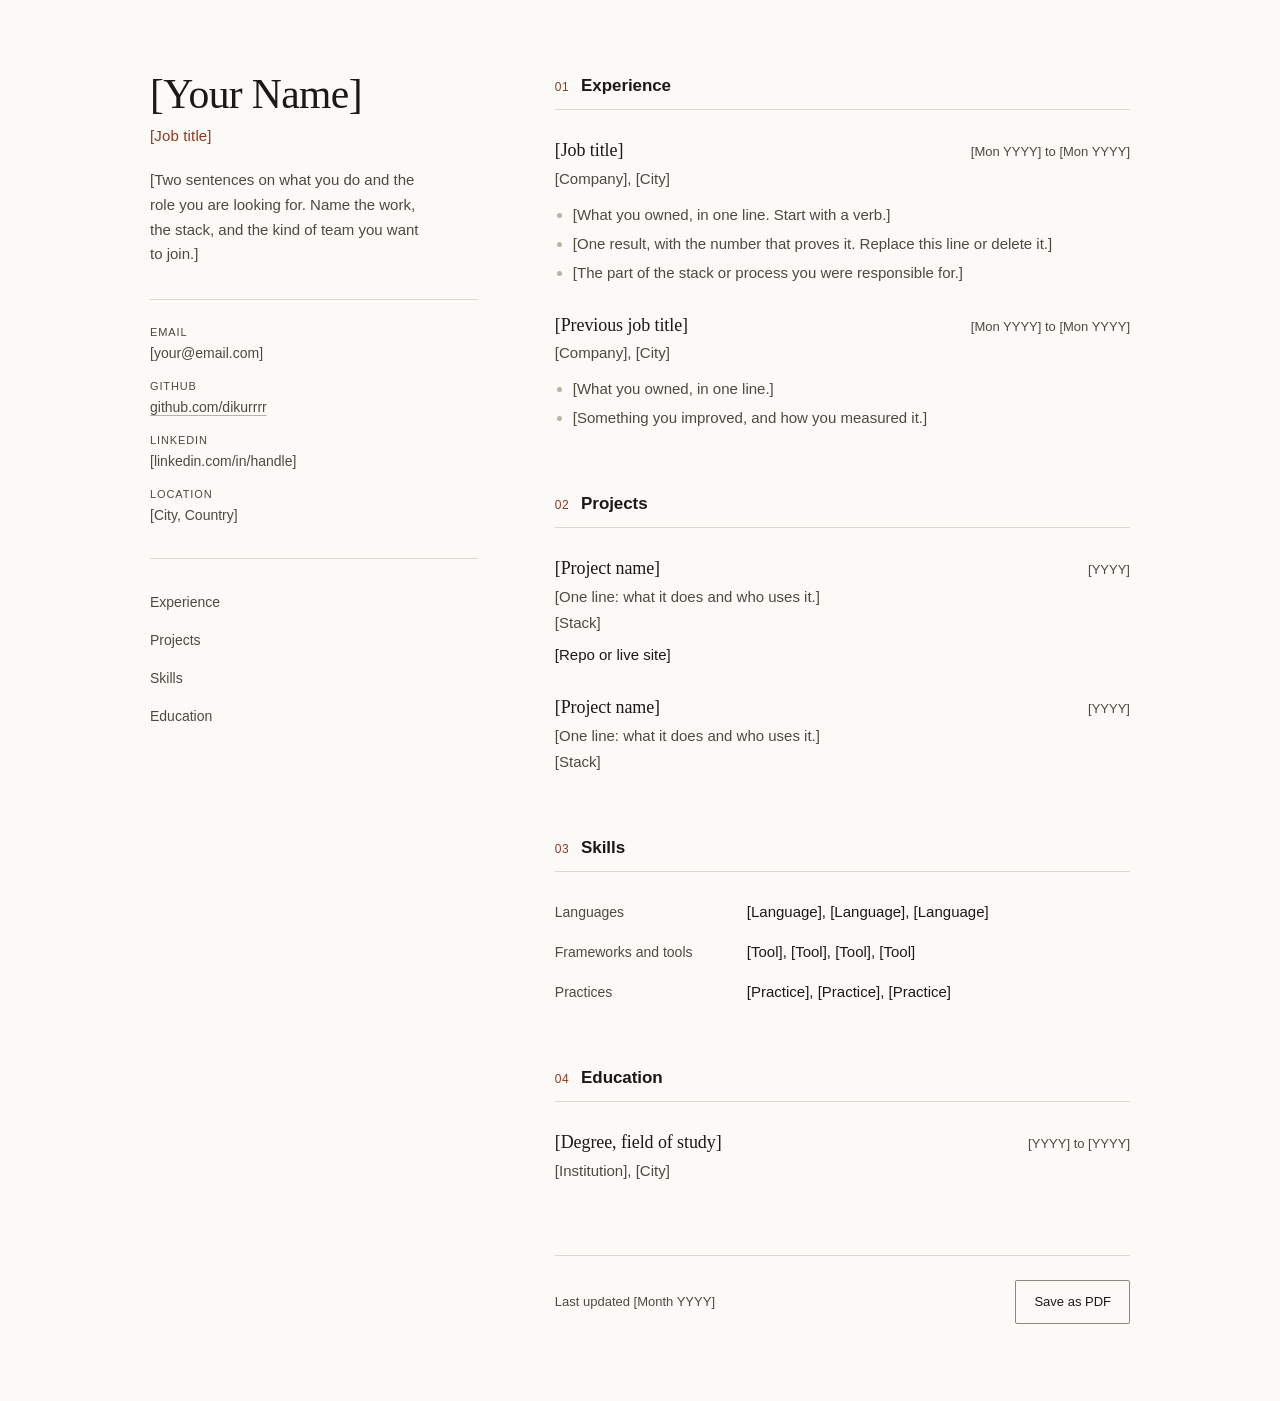
<file: template.html>
<!DOCTYPE html>
<html lang="en">
<head>
<meta charset="utf-8">
<meta name="viewport" content="width=device-width, initial-scale=1">
<title>[Your Name] | Curriculum Vitae</title>
<meta name="description" content="Curriculum vitae of [Your Name], [job title].">
<style>
:root {
  --paper: #fbfaf7;
  --ink: #1a1915;
  --ink-soft: #4c4940;
  --rule: #ded9ce;
  --rule-strong: #b9b3a5;
  --control-line: #8f8779;
  --accent: #8c3a1b;

  --serif: "Iowan Old Style", "Palatino Linotype", Palatino, "Book Antiqua", Georgia, ui-serif, serif;
  --sans: -apple-system, BlinkMacSystemFont, "Segoe UI", Roboto, "Helvetica Neue", Arial, ui-sans-serif, sans-serif;
}

*,
*::before,
*::after {
  box-sizing: border-box;
}

html {
  -webkit-text-size-adjust: 100%;
}

body {
  margin: 0;
  background: var(--paper);
  color: var(--ink);
  font-family: var(--sans);
  font-size: 1rem;
  line-height: 1.6;
  -webkit-font-smoothing: antialiased;
  overflow-wrap: break-word;
}

a {
  color: inherit;
  cursor: pointer;
  text-decoration-line: underline;
  text-decoration-thickness: 1px;
  text-underline-offset: 3px;
  text-decoration-color: var(--rule-strong);
}

a:hover {
  text-decoration-thickness: 2px;
  text-decoration-color: var(--ink);
}

:focus-visible {
  outline: 2px solid var(--accent);
  outline-offset: 3px;
  border-radius: 1px;
}

::selection {
  background: var(--accent);
  color: var(--paper);
}

.skip {
  position: absolute;
  left: -9999px;
  top: 0;
  background: var(--ink);
  color: var(--paper);
  padding: 0.75rem 1rem;
  text-decoration: none;
}

.skip:focus {
  left: 1rem;
  top: 1rem;
  z-index: 10;
}

/* Layout: a document column beside a sticky rail, like a printed CV. */
.page {
  display: grid;
  grid-template-columns: minmax(0, 1fr);
  gap: clamp(2.25rem, 5vw, 3rem);
  max-width: 1060px;
  margin: 0 auto;
  padding: clamp(2rem, 6vw, 4.5rem) clamp(1.25rem, 4vw, 2.5rem) clamp(2.5rem, 6vw, 5rem);
}

@media (min-width: 880px) {
  .page {
    grid-template-columns: minmax(0, 20.5rem) minmax(0, 1fr);
    gap: clamp(2.5rem, 6vw, 5.5rem);
  }

  .rail {
    position: sticky;
    top: clamp(2rem, 6vh, 3.5rem);
    align-self: start;
  }
}

.rail {
  min-width: 0;
}

h1 {
  margin: 0;
  font-family: var(--serif);
  font-size: clamp(2rem, 5.2vw, 2.6rem);
  font-weight: 400;
  line-height: 1.06;
  letter-spacing: -0.015em;
}

.role {
  margin: 0.5rem 0 0;
  font-size: 0.9375rem;
  color: var(--accent);
  letter-spacing: 0.01em;
}

.summary {
  margin: 1.25rem 0 0;
  color: var(--ink-soft);
  font-size: 0.9375rem;
  line-height: 1.65;
  max-width: 34ch;
}

.contact {
  margin: 2rem 0 0;
  padding: 1.5rem 0 0;
  border-top: 1px solid var(--rule);
  list-style: none;
  display: grid;
  gap: 0.875rem;
  font-size: 0.875rem;
  color: var(--ink-soft);
}

.contact .label {
  display: block;
  font-size: 0.6875rem;
  letter-spacing: 0.08em;
  text-transform: uppercase;
  color: var(--ink-soft);
}

.jump {
  display: flex;
  flex-wrap: wrap;
  gap: 0.25rem 1.25rem;
  margin-top: 2rem;
  padding-top: 1.5rem;
  border-top: 1px solid var(--rule);
  font-size: 0.875rem;
}

.jump a {
  display: inline-flex;
  align-items: center;
  min-height: 44px;
  color: var(--ink-soft);
  text-decoration: none;
}

.jump a:hover {
  color: var(--ink);
  text-decoration-line: underline;
  text-decoration-thickness: 1px;
  text-underline-offset: 4px;
}

@media (min-width: 880px) and (pointer: fine) {
  .jump {
    flex-direction: column;
    gap: 0;
  }

  .jump a {
    min-height: 38px;
  }
}

main {
  min-width: 0;
}

section {
  margin-bottom: clamp(2.5rem, 5vw, 3.75rem);
}

h2 {
  display: flex;
  align-items: baseline;
  gap: 0.75rem;
  margin: 0 0 1.75rem;
  padding-bottom: 0.625rem;
  border-bottom: 1px solid var(--rule);
  font-size: 1.0625rem;
  font-weight: 600;
  letter-spacing: -0.005em;
}

.num {
  font-size: 0.75rem;
  font-weight: 500;
  color: var(--accent);
  font-variant-numeric: tabular-nums;
  letter-spacing: 0.04em;
}

.entry + .entry {
  margin-top: 1.75rem;
}

.entry-head {
  display: flex;
  flex-wrap: wrap;
  align-items: baseline;
  justify-content: space-between;
  gap: 0.125rem 1.25rem;
}

h3 {
  margin: 0;
  font-family: var(--serif);
  font-size: 1.125rem;
  font-weight: 500;
  line-height: 1.35;
  letter-spacing: -0.005em;
}

.dates {
  margin: 0;
  font-size: 0.8125rem;
  color: var(--ink-soft);
  font-variant-numeric: tabular-nums;
  white-space: nowrap;
}

.meta {
  margin: 0.25rem 0 0;
  font-size: 0.9375rem;
  color: var(--ink-soft);
}

.meta + .meta {
  margin-top: 0.125rem;
}

.bullets {
  margin: 0.75rem 0 0;
  padding-left: 1.125rem;
  color: var(--ink-soft);
  font-size: 0.9375rem;
}

.bullets li + li {
  margin-top: 0.3rem;
}

.bullets ::marker {
  color: var(--rule-strong);
}

.link-row {
  margin: 0.5rem 0 0;
  font-size: 0.9375rem;
}

.skills {
  margin: 0;
  display: grid;
  gap: 1rem;
}

.skills div {
  display: grid;
  grid-template-columns: minmax(0, 10.5rem) minmax(0, 1fr);
  gap: 0.25rem 1.5rem;
  align-items: baseline;
}

.skills dt {
  font-size: 0.875rem;
  color: var(--ink-soft);
}

.skills dd {
  margin: 0;
  font-size: 0.9375rem;
}

@media (max-width: 520px) {
  .skills div {
    grid-template-columns: minmax(0, 1fr);
    gap: 0.125rem;
  }
}

.colophon {
  display: flex;
  flex-wrap: wrap;
  align-items: center;
  justify-content: space-between;
  gap: 1rem;
  margin-top: clamp(3rem, 6vw, 4.5rem);
  padding-top: 1.5rem;
  border-top: 1px solid var(--rule);
  font-size: 0.8125rem;
  color: var(--ink-soft);
}

.colophon p {
  margin: 0;
}

.print {
  appearance: none;
  background: transparent;
  border: 1px solid var(--control-line);
  border-radius: 2px;
  color: var(--ink);
  cursor: pointer;
  font: inherit;
  font-size: 0.8125rem;
  min-height: 44px;
  padding: 0.5rem 1.125rem;
  transition: border-color 140ms ease, color 140ms ease;
}

.print:hover {
  border-color: var(--accent);
  color: var(--accent);
}

.print:active {
  border-color: var(--ink);
  color: var(--ink);
}

@media (prefers-reduced-motion: reduce) {
  .print {
    transition: none;
  }
}

@media print {
  :root {
    --paper: #ffffff;
    --ink: #000000;
    --ink-soft: #1f1f1f;
    --rule: #b3b3b3;
    --rule-strong: #8a8a8a;
  }

  @page {
    margin: 15mm 16mm;
  }

  body {
    font-size: 10.5pt;
    line-height: 1.5;
  }

  .page {
    display: block;
    max-width: none;
    padding: 0;
  }

  .rail {
    position: static;
    margin-bottom: 1.75rem;
  }

  .summary {
    max-width: none;
  }

  .jump,
  .print,
  .skip {
    display: none;
  }

  .contact {
    grid-template-columns: repeat(2, minmax(0, 1fr));
    gap: 0.5rem 1.5rem;
  }

  section {
    margin-bottom: 1.5rem;
  }

  .entry,
  .skills div,
  h2 {
    break-inside: avoid;
  }

  h2 {
    margin-bottom: 0.875rem;
  }

  a {
    text-decoration: none;
  }
}
</style>
</head>
<body>
<a class="skip" href="#main">Skip to content</a>
<div class="page">

  <aside class="rail">
    <header class="identity">
      <h1>[Your Name]</h1>
      <p class="role">[Job title]</p>
      <p class="summary">[Two sentences on what you do and the role you are looking for. Name the work, the stack, and the kind of team you want to join.]</p>
    </header>

    <ul class="contact">
      <li><span class="label">Email</span> [your@email.com]</li>
      <li><span class="label">GitHub</span> <a href="https://github.com/dikurrrr">github.com/dikurrrr</a></li>
      <li><span class="label">LinkedIn</span> [linkedin.com/in/handle]</li>
      <li><span class="label">Location</span> [City, Country]</li>
    </ul>
    <!-- When you fill in email and LinkedIn, wrap each value in a real link:
         <a href="mailto:you@example.com">you@example.com</a> -->

    <nav class="jump" aria-label="Sections">
      <a href="#experience">Experience</a>
      <a href="#projects">Projects</a>
      <a href="#skills">Skills</a>
      <a href="#education">Education</a>
    </nav>
  </aside>

  <main id="main">

    <section aria-labelledby="experience">
      <h2 id="experience"><span class="num">01</span> Experience</h2>

      <article class="entry">
        <div class="entry-head">
          <h3>[Job title]</h3>
          <p class="dates">[Mon YYYY] to [Mon YYYY]</p>
        </div>
        <p class="meta">[Company], [City]</p>
        <ul class="bullets">
          <li>[What you owned, in one line. Start with a verb.]</li>
          <li>[One result, with the number that proves it. Replace this line or delete it.]</li>
          <li>[The part of the stack or process you were responsible for.]</li>
        </ul>
      </article>

      <article class="entry">
        <div class="entry-head">
          <h3>[Previous job title]</h3>
          <p class="dates">[Mon YYYY] to [Mon YYYY]</p>
        </div>
        <p class="meta">[Company], [City]</p>
        <ul class="bullets">
          <li>[What you owned, in one line.]</li>
          <li>[Something you improved, and how you measured it.]</li>
        </ul>
      </article>
    </section>

    <section aria-labelledby="projects">
      <h2 id="projects"><span class="num">02</span> Projects</h2>

      <article class="entry">
        <div class="entry-head">
          <h3>[Project name]</h3>
          <p class="dates">[YYYY]</p>
        </div>
        <p class="meta">[One line: what it does and who uses it.]</p>
        <p class="meta">[Stack]</p>
        <p class="link-row">[Repo or live site]</p>
        <!-- When the project has a public URL, replace the line above with:
             <p class="link-row"><a href="https://...">Repo or live site</a></p> -->
      </article>

      <article class="entry">
        <div class="entry-head">
          <h3>[Project name]</h3>
          <p class="dates">[YYYY]</p>
        </div>
        <p class="meta">[One line: what it does and who uses it.]</p>
        <p class="meta">[Stack]</p>
      </article>
    </section>

    <section aria-labelledby="skills">
      <h2 id="skills"><span class="num">03</span> Skills</h2>
      <dl class="skills">
        <div>
          <dt>Languages</dt>
          <dd>[Language], [Language], [Language]</dd>
        </div>
        <div>
          <dt>Frameworks and tools</dt>
          <dd>[Tool], [Tool], [Tool], [Tool]</dd>
        </div>
        <div>
          <dt>Practices</dt>
          <dd>[Practice], [Practice], [Practice]</dd>
        </div>
      </dl>
    </section>

    <section aria-labelledby="education">
      <h2 id="education"><span class="num">04</span> Education</h2>
      <article class="entry">
        <div class="entry-head">
          <h3>[Degree, field of study]</h3>
          <p class="dates">[YYYY] to [YYYY]</p>
        </div>
        <p class="meta">[Institution], [City]</p>
      </article>
    </section>

    <footer class="colophon">
      <p>Last updated [Month YYYY]</p>
      <button type="button" class="print" id="print-cv">Save as PDF</button>
    </footer>

  </main>
</div>

<script>
const printButton = document.getElementById("print-cv");

if (printButton) {
  printButton.addEventListener("click", () => window.print());
}
</script>
</body>
</html>
</file>
<file: styles.css>
:root {
  color-scheme: light;

  --paper: #f8fdd8;
  --ink: #000000;
  --ink-soft: #1a1a1a;
  --rule: #000000;
  --rule-strong: #000000;
  --control-line: #000000;
  --accent: #ffd93d;

  --serif: "Iowan Old Style", "Palatino Linotype", Palatino, "Book Antiqua", Georgia, ui-serif, serif;
  --sans: -apple-system, BlinkMacSystemFont, "Segoe UI", Roboto, "Helvetica Neue", Arial, ui-sans-serif, sans-serif;

  /* Type scale: five sizes, 1.2 steps. */
  --text-xs: 0.75rem;
  --text-sm: 0.875rem;
  --text-md: 0.9375rem;
  --text-lg: 1.125rem;
  --text-display: clamp(2rem, 4.5vw, 2.5rem);
}

*,
*::before,
*::after {
  box-sizing: border-box;
}

html {
  -webkit-text-size-adjust: 100%;
  scroll-behavior: smooth;
}

@media (prefers-reduced-motion: reduce) {
  html {
    scroll-behavior: auto;
  }
}

body {
  margin: 0;
  background: var(--paper);
  color: var(--ink);
  font-family: var(--sans);
  font-size: var(--text-md);
  line-height: 1.6;
  -webkit-font-smoothing: antialiased;
  overflow-wrap: break-word;
}

h1,
h2,
h3 {
  text-wrap: balance;
}

p,
li,
dd {
  text-wrap: pretty;
}

a {
  color: inherit;
  cursor: pointer;
  text-decoration-line: underline;
  text-decoration-thickness: 1px;
  text-underline-offset: 3px;
  text-decoration-color: var(--control-line);
}

a:hover {
  text-decoration-thickness: 2px;
  text-decoration-color: var(--ink);
}

:focus-visible {
  outline: 2px solid var(--ink);
  outline-offset: 3px;
  border-radius: 1px;
}

::selection {
  background: var(--accent);
  color: var(--ink);
}

.skip {
  position: absolute;
  left: 1rem;
  top: 1rem;
  z-index: 10;
  background: var(--ink);
  color: var(--paper);
  padding: 0.75rem 1rem;
  text-decoration: none;
  clip-path: inset(50%);
  white-space: nowrap;
}

.skip:focus {
  clip-path: none;
}

/* Layout: a document column beside a sticky rail, like a printed CV. */
.page {
  display: grid;
  grid-template-columns: minmax(0, 1fr);
  gap: clamp(2.25rem, 5vw, 3rem);
  max-width: 1120px;
  margin: 0 auto;
  padding: clamp(2rem, 6vw, 4.5rem) clamp(1.25rem, 4vw, 2.5rem) clamp(2.5rem, 6vw, 5rem);
}

@media (min-width: 880px) {
  .page {
    grid-template-columns: minmax(0, 20.5rem) minmax(0, 1fr);
    gap: clamp(2.5rem, 6vw, 5.5rem);
  }

  .rail {
    position: sticky;
    top: clamp(2rem, 6vh, 3.5rem);
    align-self: start;
  }
}

.rail {
  min-width: 0;
}

h1 {
  margin: 0;
  font-family: var(--serif);
  font-size: var(--text-display);
  font-weight: 400;
  line-height: 1.06;
  letter-spacing: -0.015em;
}

.role {
  margin: 0.5rem 0 0;
  font-size: var(--text-md);
  color: var(--ink);
  letter-spacing: 0.01em;
}

.summary {
  margin: 1.25rem 0 0;
  color: var(--ink-soft);
  font-size: var(--text-md);
  line-height: 1.65;
  max-width: 38ch;
}

.contact {
  margin: 2.5rem 0 0;
  padding: 1.25rem 0 0;
  border-top: 1px solid rgba(0, 0, 0, 0.14);
  list-style: none;
  display: grid;
  gap: 0.875rem;
  font-size: var(--text-sm);
  color: var(--ink-soft);
}

.contact .label {
  display: block;
  font-size: var(--text-xs);
  letter-spacing: 0.08em;
  text-transform: uppercase;
  color: var(--ink-soft);
}

.jump {
  display: grid;
  grid-template-columns: max-content;
  gap: 0.75rem;
  margin-top: 2.5rem;
  padding-top: 1.5rem;
  border-top: 1px solid rgba(0, 0, 0, 0.14);
  font-size: var(--text-sm);
}

.jump a {
  display: flex;
  align-items: center;
  min-height: 44px;
  padding: 0.5rem 1.125rem;
  background: var(--accent);
  border: 3px solid var(--ink);
  box-shadow: 5px 5px 0 var(--ink);
  color: var(--ink);
  text-decoration: none;
  transition: border-color 140ms ease, color 140ms ease;
}

.jump a:hover {
  transform: translate(2px, 2px);
  box-shadow: 3px 3px 0 var(--ink);
}

.jump a:active {
  transform: translate(5px, 5px);
  box-shadow: none;
}

main {
  min-width: 0;
  max-width: 72ch;
}

section {
  margin-bottom: clamp(2.5rem, 5vw, 3.75rem);
}

h2 {
  display: flex;
  align-items: baseline;
  gap: 0.75rem;
  margin: 0 0 1.75rem;
  padding-bottom: 0.625rem;
  border-bottom: 3px solid var(--ink);
  scroll-margin-top: 2rem;
  font-size: var(--text-sm);
  font-weight: 600;
  text-transform: uppercase;
  letter-spacing: 0.1em;
}

h2 .label {
  padding: 0 0.2em;
  margin: 0 -0.2em;
}

h2.is-active .label {
  background-image: linear-gradient(to top, rgba(255, 217, 61, 0.55) 0 60%, transparent 60%);
}

.num {
  font-size: var(--text-xs);
  font-weight: 500;
  color: var(--ink);
  font-variant-numeric: tabular-nums;
  letter-spacing: 0.04em;
}

.entry + .entry {
  margin-top: 1.75rem;
}

.entry-head {
  display: flex;
  flex-wrap: wrap;
  align-items: baseline;
  justify-content: space-between;
  gap: 0.125rem 1.25rem;
}

h3 {
  margin: 0;
  font-family: var(--serif);
  font-size: var(--text-lg);
  font-weight: 500;
  line-height: 1.35;
  letter-spacing: -0.005em;
}

.dates {
  margin: 0;
  font-size: var(--text-sm);
  color: var(--ink-soft);
  font-variant-numeric: tabular-nums;
  white-space: nowrap;
}

.meta {
  margin: 0.25rem 0 0;
  font-size: var(--text-md);
  color: var(--ink-soft);
}

.meta + .meta {
  margin-top: 0.125rem;
}

.bullets {
  margin: 0.75rem 0 0;
  padding-left: 0;
  list-style: none;
  color: var(--ink-soft);
  font-size: var(--text-md);
}

.bullets > li {
  position: relative;
  padding-left: 1.05rem;
}

.bullets > li::before {
  content: "";
  position: absolute;
  left: 0;
  top: 0.72em;
  width: 5px;
  height: 1px;
  background: var(--rule-strong);
}

.bullets li + li {
  margin-top: 0.3rem;
}

/* Nested project list: the hairline groups the projects under their parent bullet,
   so the reader sees one action followed by what it covers. */
.sublist {
  margin: 0.45rem 0 0.1rem;
  padding-left: 0.9rem;
  border-left: 1px solid var(--rule);
  list-style: none;
  display: grid;
  gap: 0.15rem;
}

.sublist li + li {
  margin-top: 0;
}

/* Portfolio: project cards sit on the same paper, raised with the same
   hard shadow as the nav controls so they read as a distinct set. */
.projects {
  display: grid;
  gap: 1.25rem;
}

.project {
  padding: 1.25rem 1.375rem 1.375rem;
  background: var(--paper);
  border: 3px solid var(--ink);
  box-shadow: 6px 6px 0 var(--ink);
  transition: transform 140ms ease, box-shadow 140ms ease;
}

.project:hover {
  transform: translate(2px, 2px);
  box-shadow: 4px 4px 0 var(--ink);
}

.tag {
  margin: 0;
  padding: 0.125rem 0.5rem;
  border: 2px solid var(--ink);
  background: var(--accent);
  font-size: var(--text-xs);
  font-weight: 600;
  letter-spacing: 0.06em;
  text-transform: uppercase;
  white-space: nowrap;
}

.stack {
  margin: 0.75rem 0 0;
  font-size: var(--text-sm);
  color: var(--ink-soft);
}

.link-row {
  margin: 0.875rem 0 0;
  font-size: var(--text-sm);
  font-weight: 600;
}

@media (prefers-reduced-motion: reduce) {
  .project {
    transition: none;
  }

  .project:hover {
    transform: none;
    box-shadow: 6px 6px 0 var(--ink);
  }
}

.skills {
  margin: 0;
  display: grid;
  gap: 1rem;
}

.skills div {
  display: grid;
  grid-template-columns: minmax(0, 10.5rem) minmax(0, 1fr);
  gap: 0.25rem 1.5rem;
  align-items: baseline;
}

.skills dt {
  font-size: var(--text-sm);
  color: var(--ink-soft);
}

.skills dd {
  margin: 0;
  font-size: var(--text-md);
}

@media (max-width: 520px) {
  .skills div {
    grid-template-columns: minmax(0, 1fr);
    gap: 0.125rem;
  }
}

.colophon {
  display: flex;
  flex-wrap: wrap;
  align-items: center;
  justify-content: space-between;
  gap: 1rem;
  margin-top: clamp(3rem, 6vw, 4.5rem);
  padding-top: 1.5rem;
  border-top: 1px solid var(--rule);
  font-size: var(--text-sm);
  color: var(--ink-soft);
}

.colophon p {
  margin: 0;
}

.print {
  appearance: none;
  background: var(--accent);
  border: 3px solid var(--ink);
  border-radius: 0;
  box-shadow: 5px 5px 0 var(--ink);
  color: var(--ink);
  cursor: pointer;
  font: inherit;
  font-size: var(--text-sm);
  min-height: 44px;
  padding: 0.5rem 1.125rem;
  transition: border-color 140ms ease, color 140ms ease;
}

.print:hover {
  transform: translate(2px, 2px);
  box-shadow: 3px 3px 0 var(--ink);
}

.print:active {
  transform: translate(5px, 5px);
  box-shadow: none;
}

@media (prefers-reduced-motion: reduce) {
  .print {
    transition: none;
  }
}

@media print {
  :root {
    --paper: #ffffff;
    --ink: #000000;
    --ink-soft: #1f1f1f;
    --rule: #b3b3b3;
    --rule-strong: #8a8a8a;

    /* rem resolves against html, so print sizes are set here in pt.
       --accent stays yellow on purpose. */
    --text-xs: 7.5pt;
    --text-sm: 8.5pt;
    --text-md: 9.5pt;
    --text-lg: 11pt;
    --text-display: 20pt;
  }

  @page {
    margin: 15mm 16mm;
  }

  body {
    font-size: var(--text-md);
    line-height: 1.45;
  }

  .page {
    display: block;
    max-width: none;
    padding: 0;
  }

  main {
    max-width: none;
  }

  .rail {
    position: static;
    margin-bottom: 0.875rem;
  }

  .summary {
    max-width: none;
    margin-top: 0.875rem;
    line-height: 1.5;
  }

  .jump,
  .print,
  .skip,
  .stack {
    display: none;
  }

  .contact {
    grid-template-columns: repeat(2, minmax(0, 1fr));
    gap: 0.4rem 1.5rem;
    margin-top: 1.5rem;
    padding-top: 0.75rem;
  }

  section {
    margin-bottom: 1rem;
  }

  .entry,
  .project,
  .skills div,
  h2 {
    break-inside: avoid;
  }

  .project {
    padding: 0 0 0.5rem;
    border: 0;
    border-bottom: 1px solid var(--rule);
    box-shadow: none;
  }

  .project:hover {
    transform: none;
    box-shadow: none;
  }

  .tag {
    border: 1px solid var(--rule-strong);
  }

  .projects {
    gap: 0.75rem;
  }

  .entry + .entry {
    margin-top: 0.875rem;
  }

  .bullets > li + li {
    margin-top: 0.2rem;
  }

  h2 {
    margin-bottom: 0.625rem;
    border-bottom-width: 1px;
    break-after: avoid;
  }

  .colophon {
    margin-top: 2rem;
    padding-top: 1rem;
  }

  p {
    orphans: 2;
    widows: 2;
  }

  a {
    text-decoration: none;
  }

  :focus {
    outline: none;
  }
}
</file>
